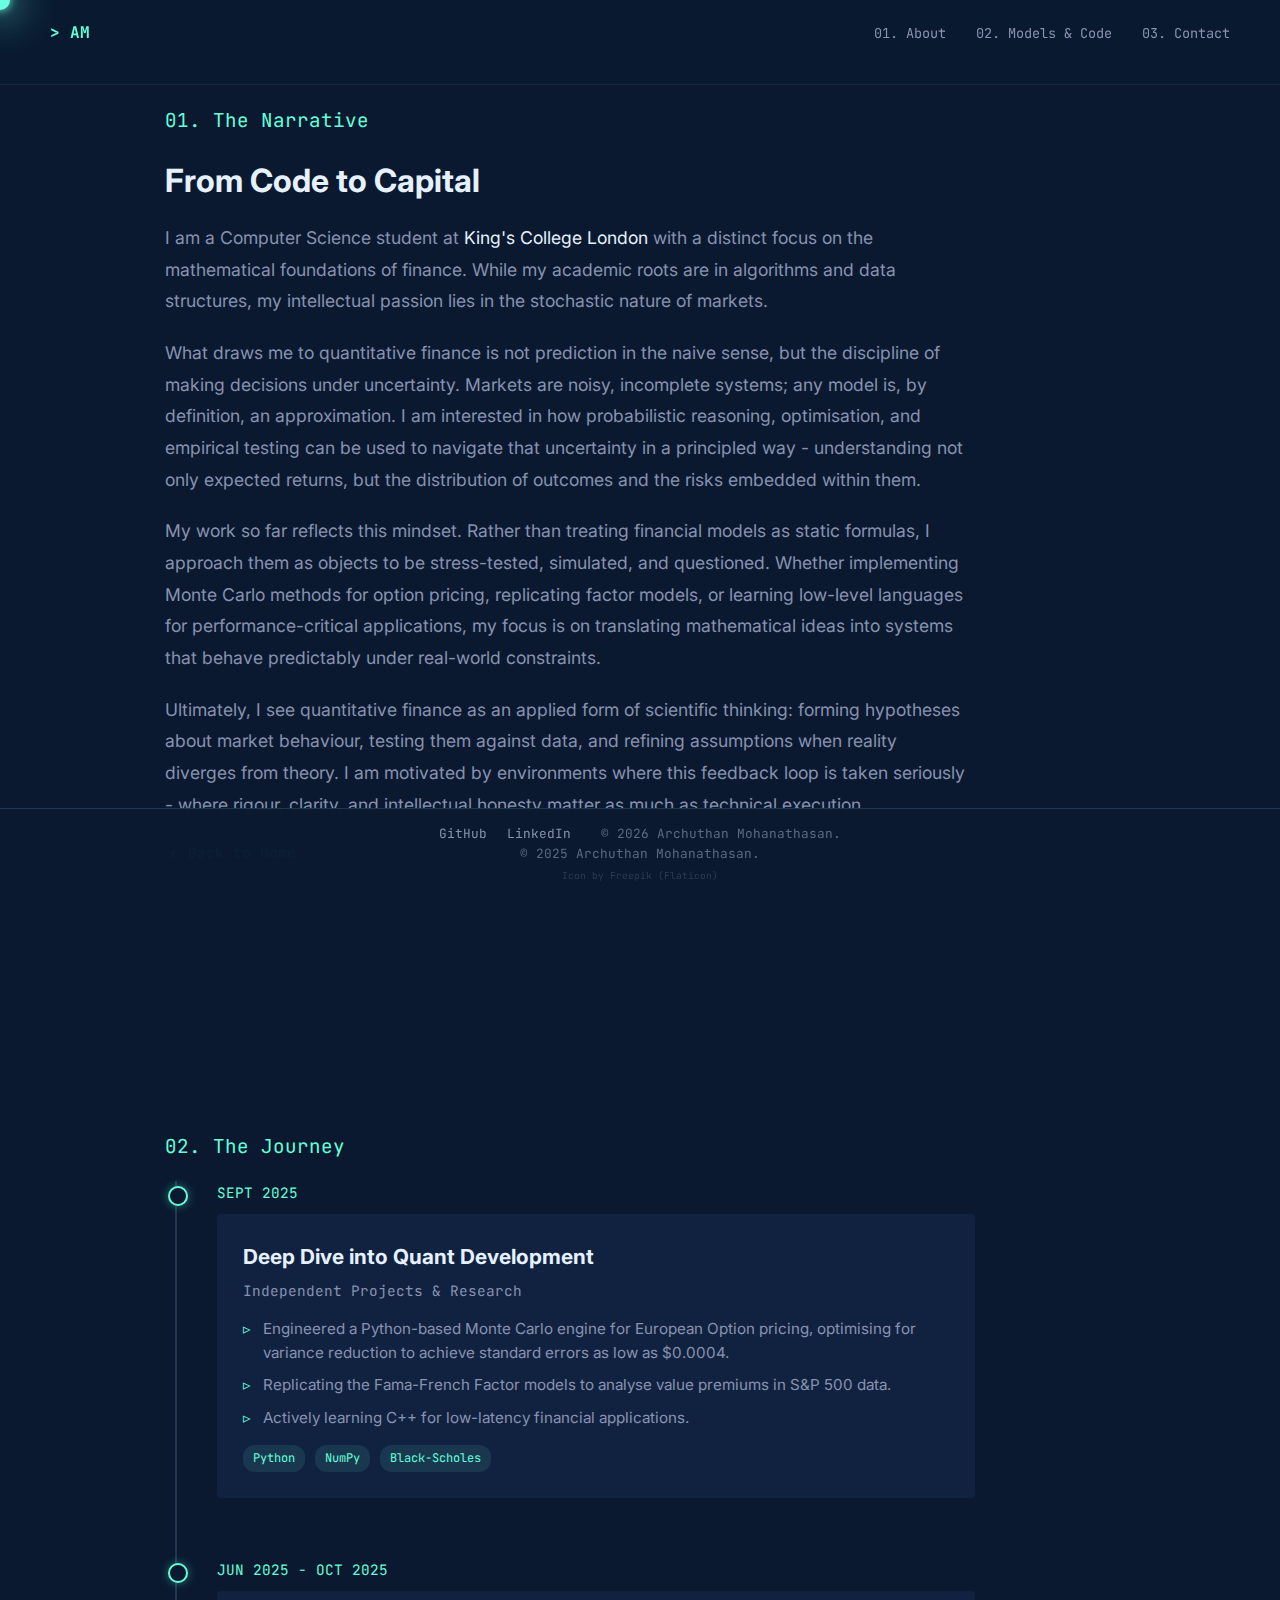
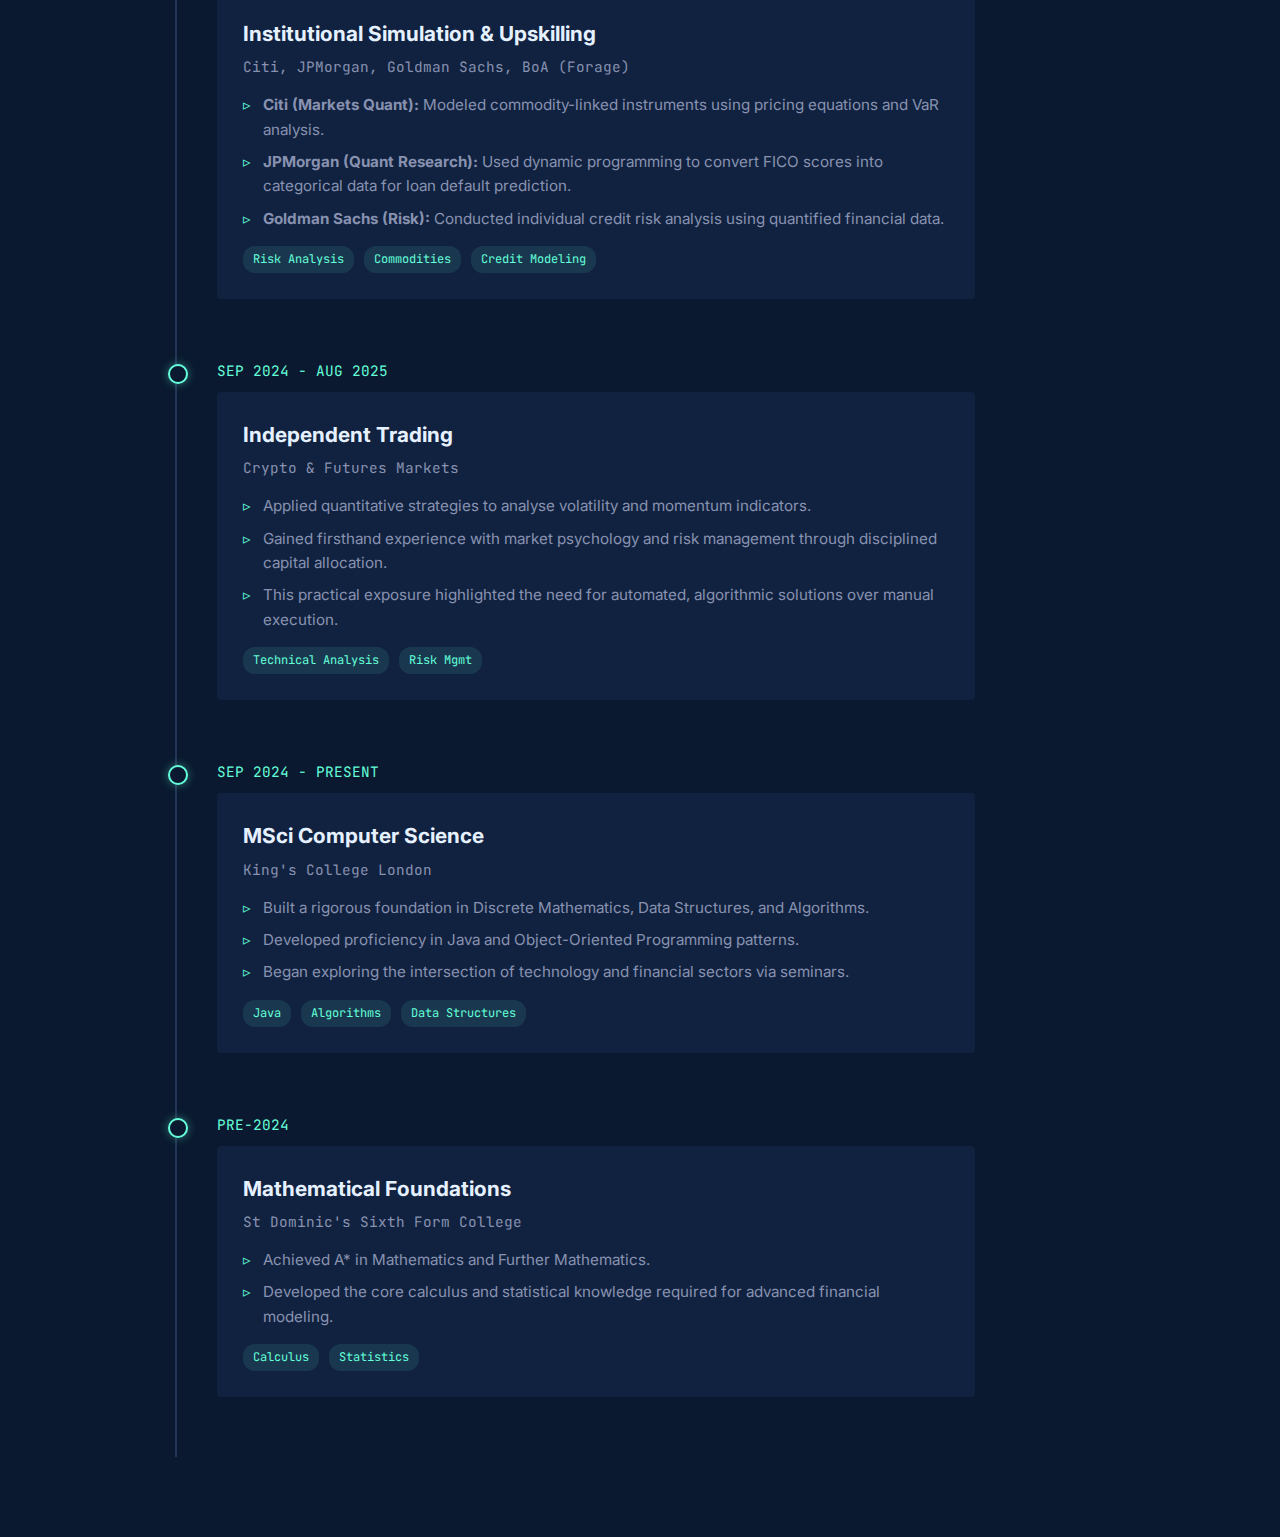
<file: bio.html>
<!DOCTYPE html>
<html lang="en">
<head>
    <meta charset="UTF-8">
    <meta name="viewport" content="width=device-width, initial-scale=1.0">
    <title>Bio | Archuthan Mohanathasan</title>
    
    <link rel="preconnect" href="https://fonts.googleapis.com">
    <link rel="preconnect" href="https://fonts.gstatic.com" crossorigin>
    <link href="https://fonts.googleapis.com/css2?family=Inter:wght@300;400;600&family=JetBrains+Mono:wght@400&display=swap" rel="stylesheet">
    <link rel="stylesheet" href="css/style.css">
</head>
<body>
    <div id="cursor"></div>
    <app-navbar></app-navbar>

    <main class="container">
        <div class="bio-layout">
        
        <section class="section-block bio-section">
            <p class="mono-accent">01. The Narrative</p>
            <h1>From Code to Capital</h1>
            
            <div class="bio-header-section">
                <p class="bio-intro-text">
                    I am a Computer Science student at <strong>King's College London</strong> with a distinct focus on the mathematical foundations of finance. While my academic roots are in algorithms and data structures, my intellectual passion lies in the stochastic nature of markets.
                </p>
                <p class="bio-intro-text">
                    What draws me to quantitative finance is not prediction in the naive sense, but the discipline of making decisions under uncertainty. Markets are noisy, incomplete systems; any model is, by definition, an approximation. I am interested in how probabilistic reasoning, optimisation, and empirical testing can be used to navigate that uncertainty in a principled way - understanding not only expected returns, but the distribution of outcomes and the risks embedded within them.
                </p>
                <p class="bio-intro-text">
                    My work so far reflects this mindset. Rather than treating financial models as static formulas, I approach them as objects to be stress-tested, simulated, and questioned. Whether implementing Monte Carlo methods for option pricing, replicating factor models, or learning low-level languages for performance-critical applications, my focus is on translating mathematical ideas into systems that behave predictably under real-world constraints.
                </p>
                <p class="bio-intro-text">
                    Ultimately, I see quantitative finance as an applied form of scientific thinking: forming hypotheses about market behaviour, testing them against data, and refining assumptions when reality diverges from theory. I am motivated by environments where this feedback loop is taken seriously - where rigour, clarity, and intellectual honesty matter as much as technical execution.
                </p>
                <a href="index.html" class="btn-link">
                    <span class="arrow">←</span> Back to Home
                </a>
            </div>
        </section>


        <section class="section-block bio-section">
            <p class="mono-accent">02. The Journey</p>
            
            <div class="timeline-container">
                
                <div class="timeline-item">
                    <span class="timeline-date">SEPT 2025</span>
                    <div class="timeline-content">
                        <h3>Deep Dive into Quant Development</h3>
                        <h4>Independent Projects & Research</h4>
                        <ul>
                            <li>Engineered a Python-based Monte Carlo engine for European Option pricing, optimising for variance reduction to achieve standard errors as low as $0.0004.</li>
                            <li>Replicating the Fama-French Factor models to analyse value premiums in S&P 500 data.</li>
                            <li>Actively learning C++ for low-latency financial applications.</li>
                        </ul>
                        <div class="tech-tag-container">
                            <span class="tech-tag">Python</span>
                            <span class="tech-tag">NumPy</span>
                            <span class="tech-tag">Black-Scholes</span>
                        </div>
                    </div>
                </div>

                <div class="timeline-item">
                    <span class="timeline-date">JUN 2025 - OCT 2025</span>
                    <div class="timeline-content">
                        <h3>Institutional Simulation & Upskilling</h3>
                        <h4>Citi, JPMorgan, Goldman Sachs, BoA (Forage)</h4>
                        <ul>
                            <li><strong>Citi (Markets Quant):</strong> Modeled commodity-linked instruments using pricing equations and VaR analysis.</li>
                            <li><strong>JPMorgan (Quant Research):</strong> Used dynamic programming to convert FICO scores into categorical data for loan default prediction.</li>
                            <li><strong>Goldman Sachs (Risk):</strong> Conducted individual credit risk analysis using quantified financial data.</li>
                        </ul>
                        <div class="tech-tag-container">
                            <span class="tech-tag">Risk Analysis</span>
                            <span class="tech-tag">Commodities</span>
                            <span class="tech-tag">Credit Modeling</span>
                        </div>
                    </div>
                </div>

                <div class="timeline-item">
                    <span class="timeline-date">SEP 2024 - AUG 2025</span>
                    <div class="timeline-content">
                        <h3>Independent Trading</h3>
                        <h4>Crypto & Futures Markets</h4>
                        <ul>
                            <li>Applied quantitative strategies to analyse volatility and momentum indicators.</li>
                            <li>Gained firsthand experience with market psychology and risk management through disciplined capital allocation.</li>
                            <li>This practical exposure highlighted the need for automated, algorithmic solutions over manual execution.</li>
                        </ul>
                        <div class="tech-tag-container">
                            <span class="tech-tag">Technical Analysis</span>
                            <span class="tech-tag">Risk Mgmt</span>
                        </div>
                    </div>
                </div>

                <div class="timeline-item">
                    <span class="timeline-date">SEP 2024 - PRESENT</span>
                    <div class="timeline-content">
                        <h3>MSci Computer Science</h3>
                        <h4>King's College London</h4>
                        <ul>
                            <li>Built a rigorous foundation in Discrete Mathematics, Data Structures, and Algorithms.</li>
                            <li>Developed proficiency in Java and Object-Oriented Programming patterns.</li>
                            <li>Began exploring the intersection of technology and financial sectors via seminars.</li>
                        </ul>
                        <div class="tech-tag-container">
                            <span class="tech-tag">Java</span>
                            <span class="tech-tag">Algorithms</span>
                            <span class="tech-tag">Data Structures</span>
                        </div>
                    </div>
                </div>

                 <div class="timeline-item">
                    <span class="timeline-date">PRE-2024</span>
                    <div class="timeline-content">
                        <h3>Mathematical Foundations</h3>
                        <h4>St Dominic's Sixth Form College</h4>
                        <ul>
                            <li>Achieved A* in Mathematics and Further Mathematics.</li>
                            <li>Developed the core calculus and statistical knowledge required for advanced financial modeling.</li>
                        </ul>
                        <div class="tech-tag-container">
                            <span class="tech-tag">Calculus</span>
                            <span class="tech-tag">Statistics</span>
                        </div>
                    </div>
                </div>

            </div>

        </section>
        </div>
    </main>

    <app-footer></app-footer>
    
    <script src="js/script.js"></script>
    <script src="js/navbar.js"></script>
    <script src="js/footer.js"></script>
</body>
</html>
</file>
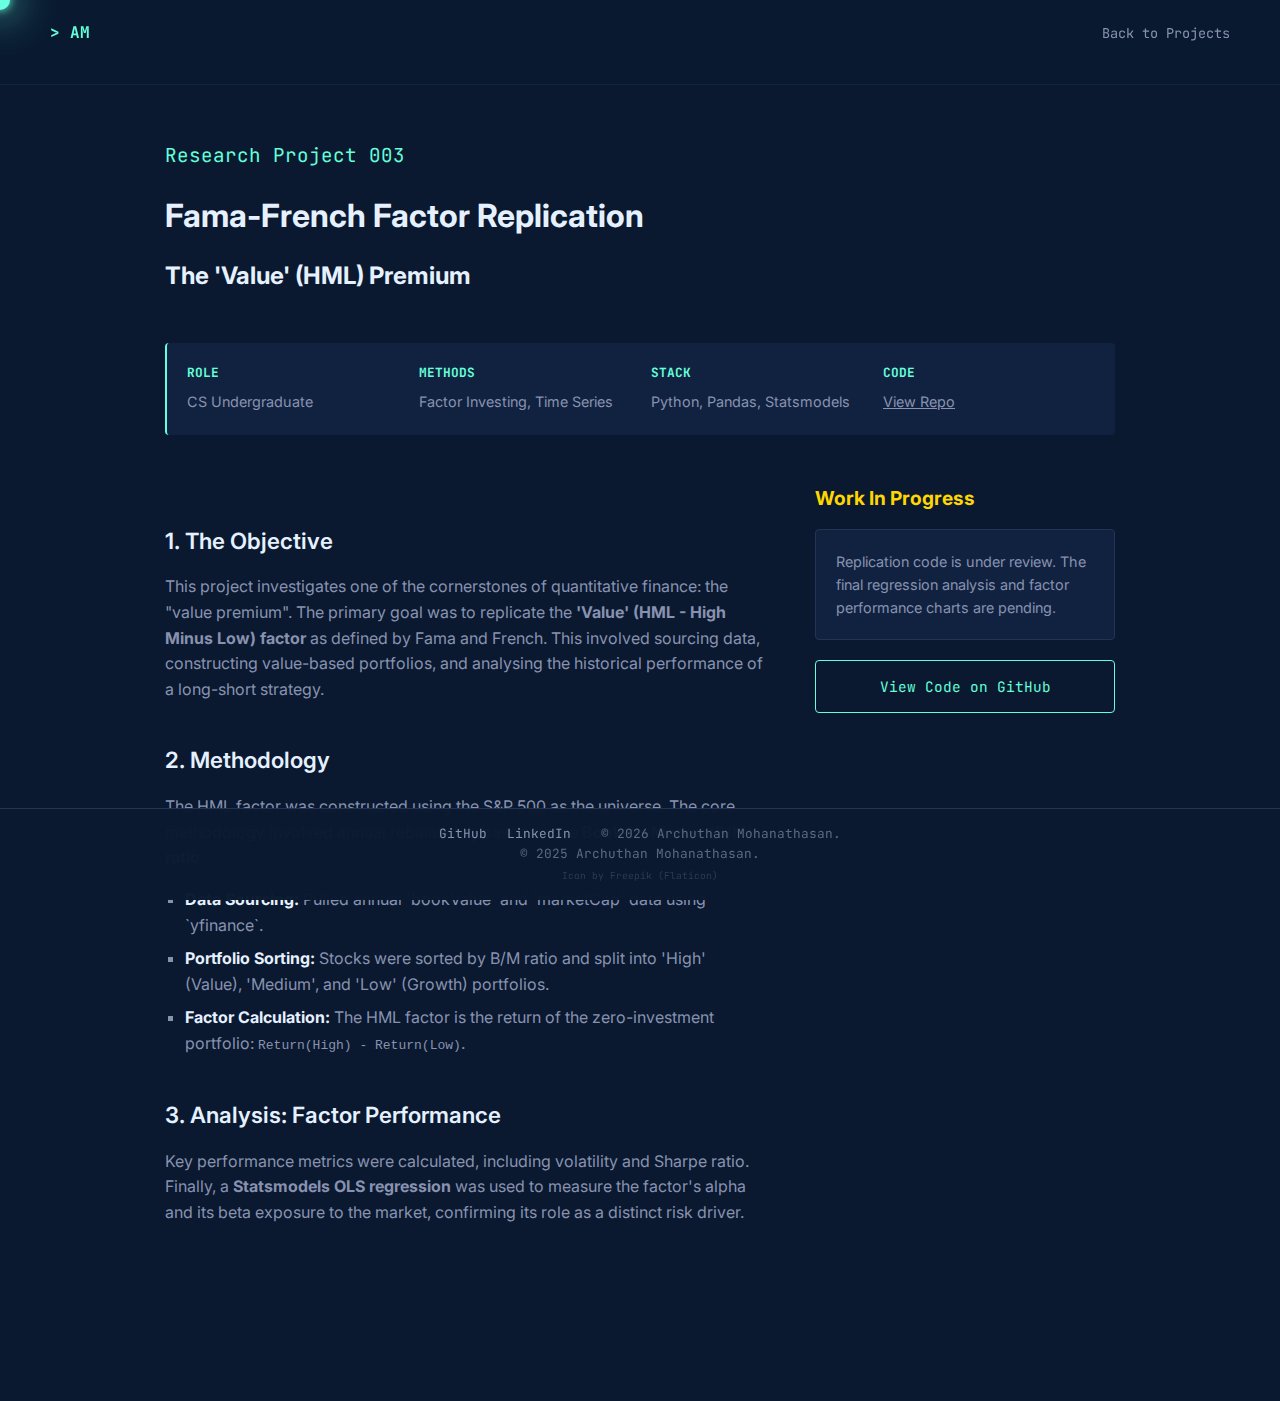
<file: projects/fama-french.html>
<!DOCTYPE html>
<html lang="en">
<head>
    <meta charset="UTF-8">
    <meta name="viewport" content="width=device-width, initial-scale=1.0">
    <title>Fama-French Replication | Archuthan Mohanathasan</title>
    
    <link rel="preconnect" href="https://fonts.googleapis.com">
    <link rel="preconnect" href="https://fonts.gstatic.com" crossorigin>
    <link href="https://fonts.googleapis.com/css2?family=Inter:wght@300;400;600&family=JetBrains+Mono:wght@400&display=swap" rel="stylesheet">
    
    <link rel="stylesheet" href="../css/style.css">
    
    <style>
        /* 1. Ensure body allows scrolling and has space for fixed footer */
        body {
            overflow-y: auto; /* Force vertical scroll */
            padding-bottom: 100px; /* Space for the fixed footer so it doesn't cover text */
        }

        /* 2. Adjust Section for long content */
        section { 
            justify-content: flex-start; 
            padding-top: 120px; 
            min-height: auto; /* Let it grow naturally */
            margin-bottom: 60px; /* Extra breathing room at bottom */
        }
        
        /* ... existing project-specific styles ... */
        .project-meta {
            display: grid;
            grid-template-columns: repeat(auto-fit, minmax(150px, 1fr));
            gap: 20px;
            margin: 3rem 0;
            padding: 20px;
            background: var(--card);
            border-left: 2px solid var(--accent);
            border-radius: 4px;
        }
        
        .meta-item strong { display: block; font-family: var(--font-code); color: var(--accent); font-size: 0.8rem; margin-bottom: 5px; }
        .meta-item span { color: var(--text-dim); font-size: 0.9rem; }
        
        .project-content { display: grid; grid-template-columns: 2fr 1fr; gap: 50px; }
        
        .text-block h2 { color: var(--text-bright); margin-top: 2.5rem; font-size: 1.4rem; font-weight: 600; }
        .text-block h3 { color: var(--text-bright); margin-top: 1.5rem; font-size: 1.1rem; }
        .text-block p { margin-bottom: 1rem; color: var(--text-dim); }
        .text-block ul { margin-left: 20px; margin-bottom: 1rem; list-style-type: square; color: var(--text-dim); }
        .text-block li { margin-bottom: 0.5rem; }
        .text-block li strong { color: var(--text-bright); }
        
        .pdf-container { width: 100%; height: 500px; background: #1e1e1e; border: 1px solid #233554; border-radius: 4px; }
        
        @media(max-width: 768px) { .project-content { grid-template-columns: 1fr; } }
    </style>
</head>
<body>
    <div id="cursor"></div>
    <app-navbar prefix="../" is-project></app-navbar>

    <main class="container">
        <section>
            <p class="mono-accent">Research Project 003</p>
            <h1>Fama-French Factor Replication</h1>
            <h2 class="faded" style="font-size: 1.5rem;">The 'Value' (HML) Premium</h2>

            <div class="project-meta">
                <div class="meta-item"><strong>ROLE</strong><span>CS Undergraduate</span></div>
                <div class="meta-item"><strong>METHODS</strong><span>Factor Investing, Time Series</span></div>
                <div class="meta-item"><strong>STACK</strong><span>Python, Pandas, Statsmodels</span></div>
                <div class="meta-item"><strong>CODE</strong><span><a target="_blank" style="text-decoration: underline;">View Repo</a></span></div>
            </div>

            <div class="project-content">
                <div class="text-block">
                    <h2>1. The Objective</h2>
                    <p>
                        This project investigates one of the cornerstones of quantitative finance: the "value premium". The primary goal was to replicate the <strong>'Value' (HML - High Minus Low) factor</strong> as defined by Fama and French. This involved sourcing data, constructing value-based portfolios, and analysing the historical performance of a long-short strategy.
                    </p>

                    <h2>2. Methodology</h2>
                    <p>
                        The HML factor was constructed using the S&P 500 as the universe. The core methodology involved annual rebalancing based on the <strong>Book-to-Market (B/M) ratio</strong>.
                    </p>
                    <ul>
                        <li><strong>Data Sourcing:</strong> Pulled annual 'bookValue' and 'marketCap' data using `yfinance`.</li>
                        <li><strong>Portfolio Sorting:</strong> Stocks were sorted by B/M ratio and split into 'High' (Value), 'Medium', and 'Low' (Growth) portfolios.</li>
                        <li><strong>Factor Calculation:</strong> The HML factor is the return of the zero-investment portfolio: <code>Return(High) - Return(Low)</code>.</li>
                    </ul>

                    <h2>3. Analysis: Factor Performance</h2>
                    <p>
                        Key performance metrics were calculated, including volatility and Sharpe ratio. Finally, a <strong>Statsmodels OLS regression</strong> was used to measure the factor's alpha and its beta exposure to the market, confirming its role as a distinct risk driver.
                    </p>
                </div>

                <div class="sidebar">
                    <h2 style="font-size: 1.2rem; margin-bottom: 1rem; color: #ffd700;">Work In Progress</h2>
                    
                    <div style="background: var(--card); padding: 20px; border-radius: 4px; border: 1px solid #233554;">
                        <p style="color: var(--text-dim); font-size: 0.9rem; margin: 0;">
                            Replication code is under review. The final regression analysis and factor performance charts are pending.
                        </p>
                    </div>

                    <a target="_blank" class="btn" style="width: 100%; text-align: center; margin-top: 20px;">
                        View Code on GitHub
                    </a>

                </div>
            </div>
        </section>
    </main>


    <app-footer prefix="../"></app-footer>

    <script src="../js/script.js"></script>
    <script src="../js/navbar.js" defer></script>
    <script src="../js/footer.js" defer></script>
</body>
</html>
</file>
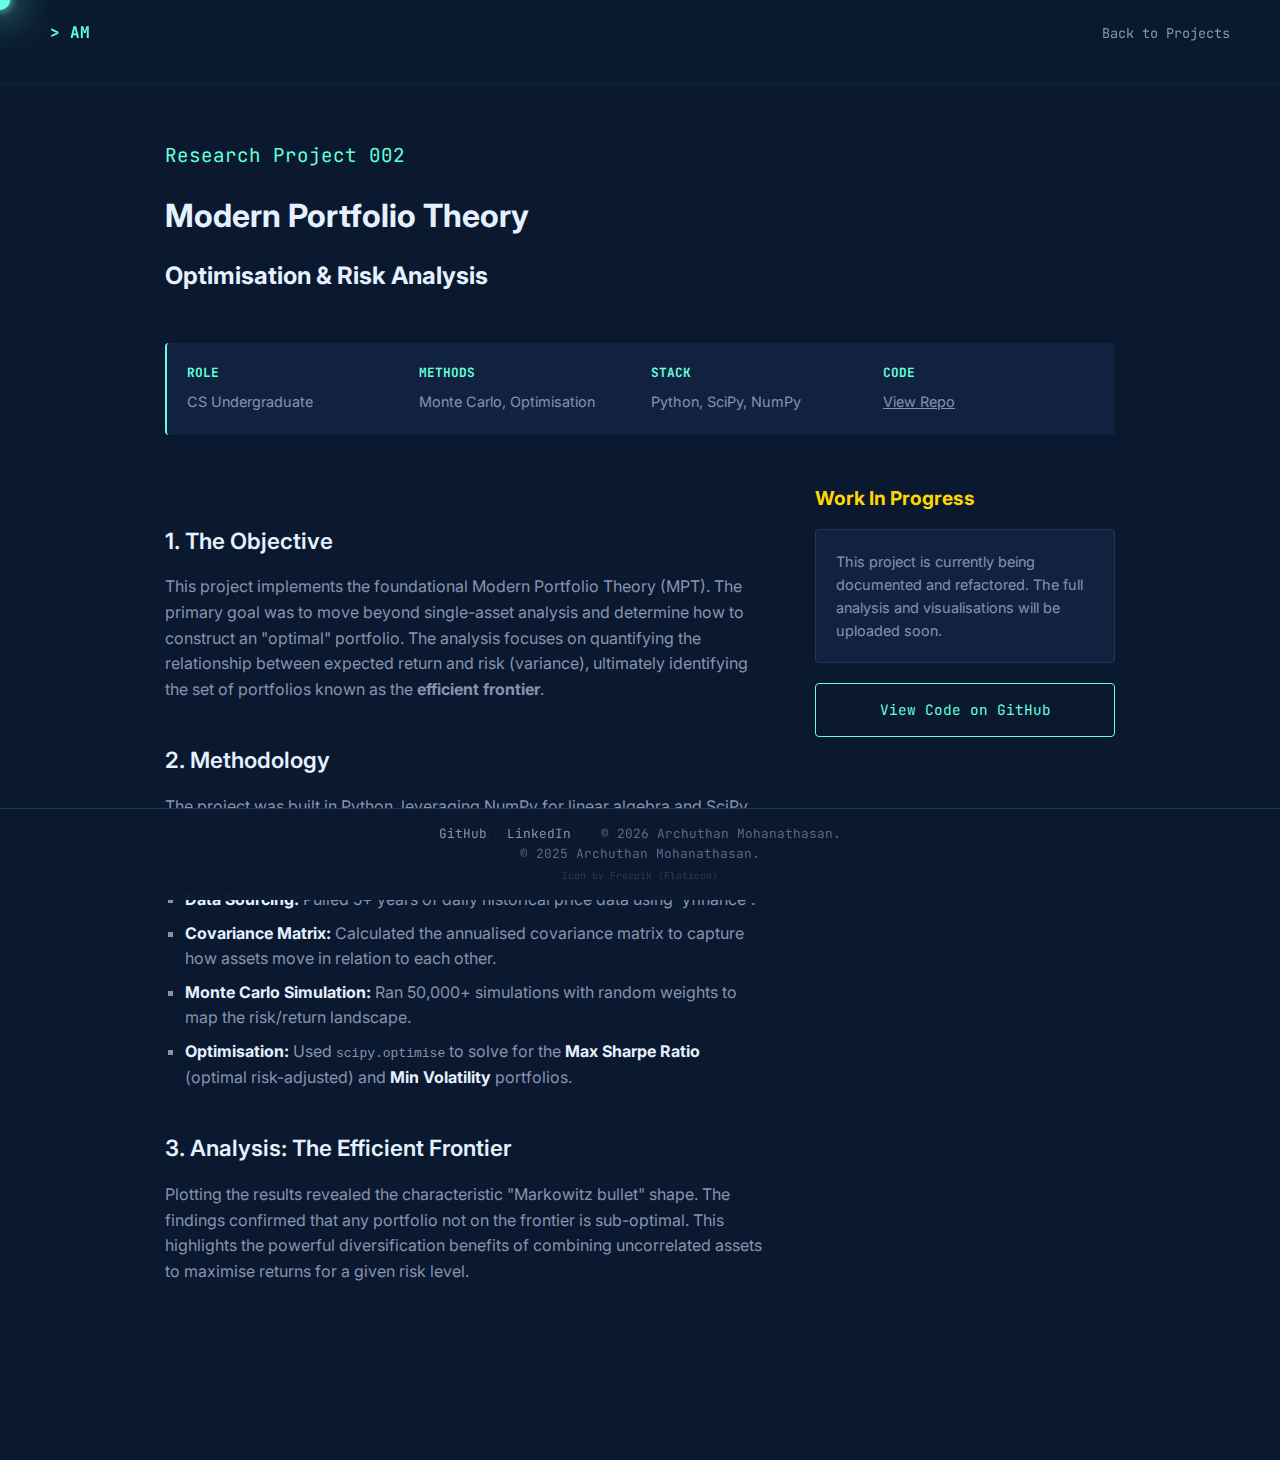
<file: projects/mpt-optimisation.html>
<!DOCTYPE html>
<html lang="en">
<head>
    <meta charset="UTF-8">
    <meta name="viewport" content="width=device-width, initial-scale=1.0">
    <title>MPT Optimisation | Archuthan Mohanathasan</title>
    
    <link rel="preconnect" href="https://fonts.googleapis.com">
    <link rel="preconnect" href="https://fonts.gstatic.com" crossorigin>
    <link href="https://fonts.googleapis.com/css2?family=Inter:wght@300;400;600&family=JetBrains+Mono:wght@400&display=swap" rel="stylesheet">
    
    <link rel="stylesheet" href="../css/style.css">
    
    <style>
        /* 1. Ensure body allows scrolling and has space for fixed footer */
        body {
            overflow-y: auto; /* Force vertical scroll */
            padding-bottom: 100px; /* Space for the fixed footer so it doesn't cover text */
        }

        /* 2. Adjust Section for long content */
        section { 
            justify-content: flex-start; 
            padding-top: 120px; 
            min-height: auto; /* Let it grow naturally */
            margin-bottom: 60px; /* Extra breathing room at bottom */
        }
        
        /* ... existing project-specific styles ... */
        .project-meta {
            display: grid;
            grid-template-columns: repeat(auto-fit, minmax(150px, 1fr));
            gap: 20px;
            margin: 3rem 0;
            padding: 20px;
            background: var(--card);
            border-left: 2px solid var(--accent);
            border-radius: 4px;
        }
        
        .meta-item strong { display: block; font-family: var(--font-code); color: var(--accent); font-size: 0.8rem; margin-bottom: 5px; }
        .meta-item span { color: var(--text-dim); font-size: 0.9rem; }
        
        .project-content { display: grid; grid-template-columns: 2fr 1fr; gap: 50px; }
        
        .text-block h2 { color: var(--text-bright); margin-top: 2.5rem; font-size: 1.4rem; font-weight: 600; }
        .text-block h3 { color: var(--text-bright); margin-top: 1.5rem; font-size: 1.1rem; }
        .text-block p { margin-bottom: 1rem; color: var(--text-dim); }
        .text-block ul { margin-left: 20px; margin-bottom: 1rem; list-style-type: square; color: var(--text-dim); }
        .text-block li { margin-bottom: 0.5rem; }
        .text-block li strong { color: var(--text-bright); }
        
        .pdf-container { width: 100%; height: 500px; background: #1e1e1e; border: 1px solid #233554; border-radius: 4px; }
        
        @media(max-width: 768px) { .project-content { grid-template-columns: 1fr; } }
    </style>
</head>
<body>
    <div id="cursor"></div>
    <app-navbar prefix="../" is-project></app-navbar>

    <main class="container">
        <section>
            <p class="mono-accent">Research Project 002</p>
            <h1>Modern Portfolio Theory</h1>
            <h2 class="faded" style="font-size: 1.5rem;">Optimisation & Risk Analysis</h2>

            <div class="project-meta">
                <div class="meta-item"><strong>ROLE</strong><span>CS Undergraduate</span></div>
                <div class="meta-item"><strong>METHODS</strong><span>Monte Carlo, Optimisation</span></div>
                <div class="meta-item"><strong>STACK</strong><span>Python, SciPy, NumPy</span></div>
                <div class="meta-item"><strong>CODE</strong><span><a target="_blank" style="text-decoration: underline;">View Repo</a></span></div>
            </div>

            <div class="project-content">
                <div class="text-block">
                    <h2>1. The Objective</h2>
                    <p>
                        This project implements the foundational Modern Portfolio Theory (MPT). The primary goal was to move beyond single-asset analysis and determine how to construct an "optimal" portfolio. The analysis focuses on quantifying the relationship between expected return and risk (variance), ultimately identifying the set of portfolios known as the <strong>efficient frontier</strong>.
                    </p>

                    <h2>2. Methodology</h2>
                    <p>
                        The project was built in Python, leveraging NumPy for linear algebra and SciPy for numerical optimisation. The methodology involved several steps using a basket of S&P 500 stocks:
                    </p>
                    <ul>
                        <li><strong>Data Sourcing:</strong> Pulled 5+ years of daily historical price data using `yfinance`.</li>
                        <li><strong>Covariance Matrix:</strong> Calculated the annualised covariance matrix to capture how assets move in relation to each other.</li>
                        <li><strong>Monte Carlo Simulation:</strong> Ran 50,000+ simulations with random weights to map the risk/return landscape.</li>
                        <li><strong>Optimisation:</strong> Used <code>scipy.optimise</code> to solve for the <strong>Max Sharpe Ratio</strong> (optimal risk-adjusted) and <strong>Min Volatility</strong> portfolios.</li>
                    </ul>

                    <h2>3. Analysis: The Efficient Frontier</h2>
                    <p>
                        Plotting the results revealed the characteristic "Markowitz bullet" shape. The findings confirmed that any portfolio not on the frontier is sub-optimal. This highlights the powerful diversification benefits of combining uncorrelated assets to maximise returns for a given risk level.
                    </p>
                </div>

                <div class="sidebar">
                    <h2 style="font-size: 1.2rem; margin-bottom: 1rem; color: #ffd700;">Work In Progress</h2>
                    
                    <div style="background: var(--card); padding: 20px; border-radius: 4px; border: 1px solid #233554;">
                        <p style="color: var(--text-dim); font-size: 0.9rem; margin: 0;">
                            This project is currently being documented and refactored. The full analysis and visualisations will be uploaded soon.
                        </p>
                    </div>
                
                    <a target="_blank" class="btn" style="width: 100%; text-align: center; margin-top: 20px;">
                        View Code on GitHub
                    </a>
                </div>
            </div>
        </section>
    </main>

    <app-footer prefix="../"></app-footer>

    <script src="../js/script.js"></script>
    <script src="../js/navbar.js" defer></script>
    <script src="../js/footer.js" defer></script>
</body>
</html>
</file>
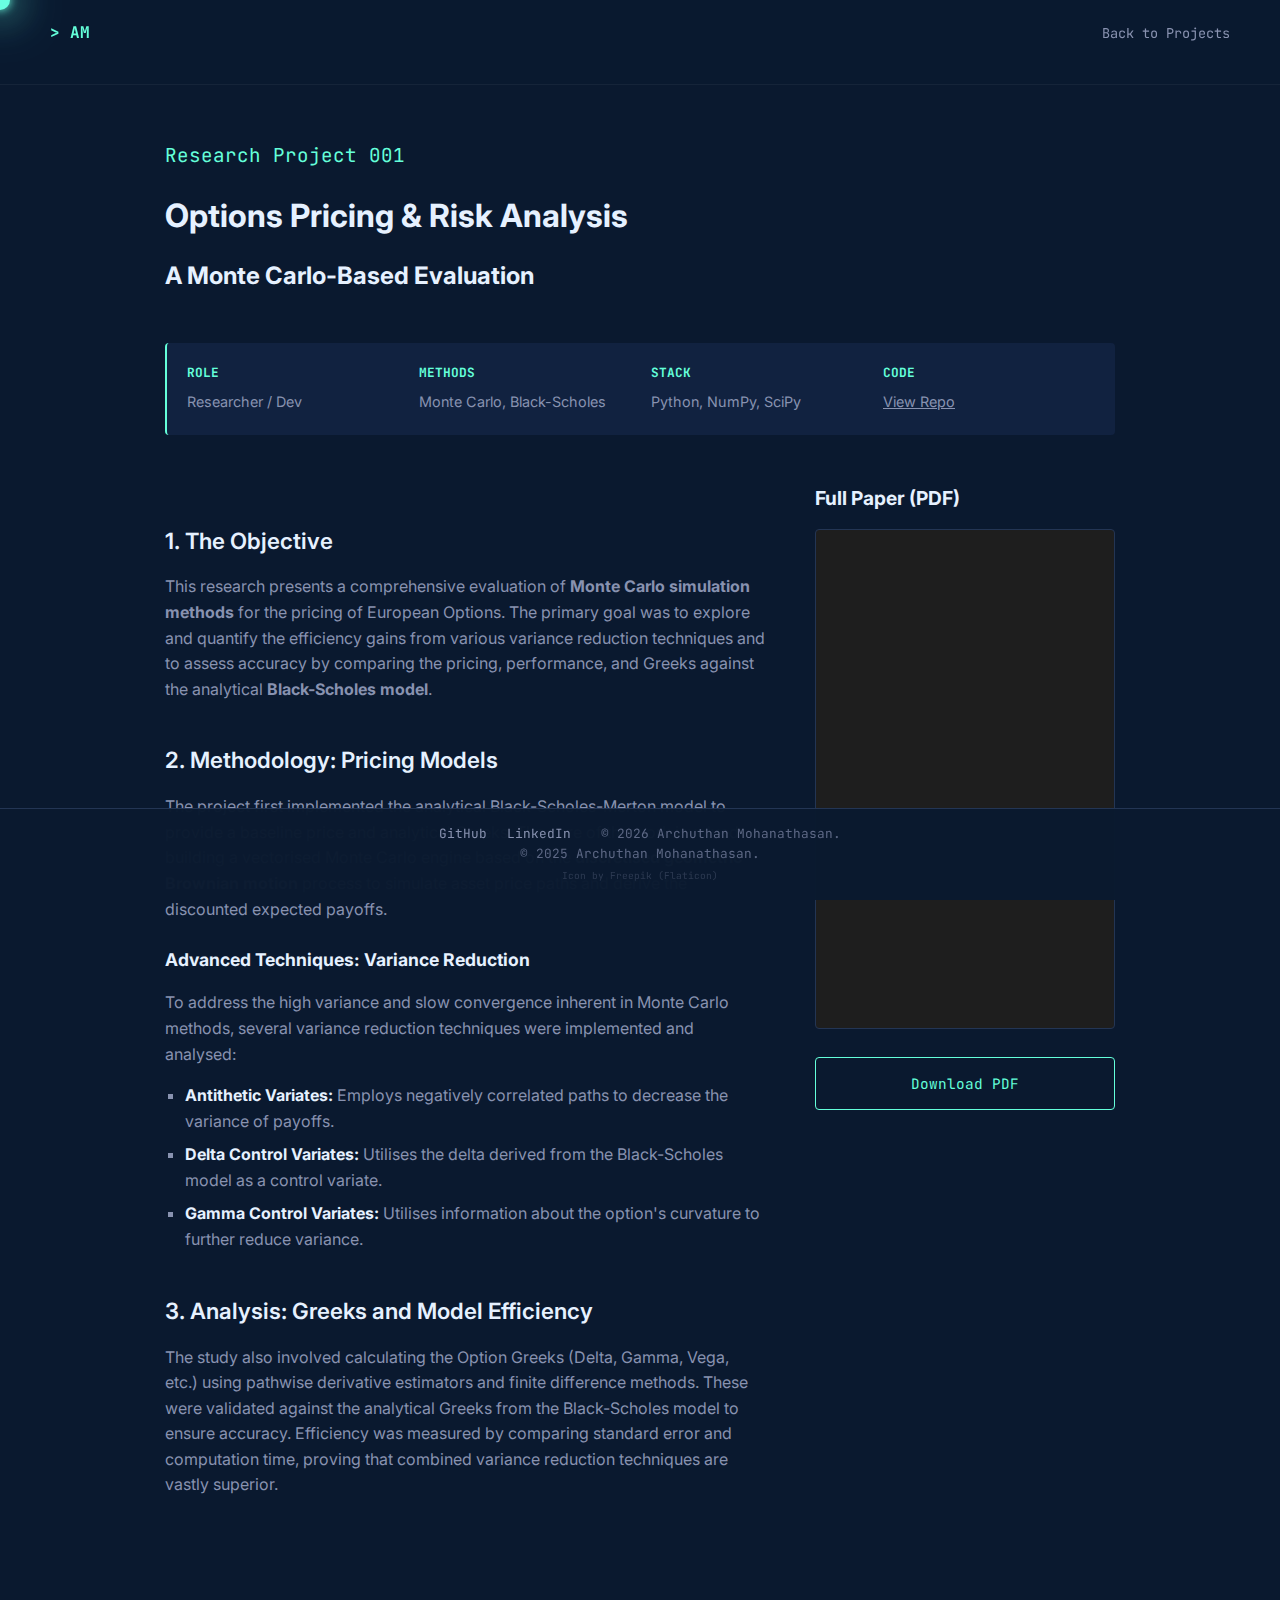
<file: projects/options-pricing.html>
<!DOCTYPE html>
<html lang="en">
<head>
    <meta charset="UTF-8">
    <meta name="viewport" content="width=device-width, initial-scale=1.0">
    <title>Options Pricing Research | Archuthan Mohanathasan</title>
    
    <link rel="preconnect" href="https://fonts.googleapis.com">
    <link rel="preconnect" href="https://fonts.gstatic.com" crossorigin>
    <link href="https://fonts.googleapis.com/css2?family=Inter:wght@300;400;600&family=JetBrains+Mono:wght@400&display=swap" rel="stylesheet">
    
    <link rel="stylesheet" href="../css/style.css">
    
    <style>
        /* 1. Ensure body allows scrolling and has space for fixed footer */
        body {
            overflow-y: auto; /* Force vertical scroll */
            padding-bottom: 100px; /* Space for the fixed footer so it doesn't cover text */
        }

        /* 2. Adjust Section for long content */
        section { 
            justify-content: flex-start; 
            padding-top: 120px; 
            min-height: auto; /* Let it grow naturally */
            margin-bottom: 60px; /* Extra breathing room at bottom */
        }
        
        /* ... existing project-specific styles ... */
        .project-meta {
            display: grid;
            grid-template-columns: repeat(auto-fit, minmax(150px, 1fr));
            gap: 20px;
            margin: 3rem 0;
            padding: 20px;
            background: var(--card);
            border-left: 2px solid var(--accent);
            border-radius: 4px;
        }
        
        .meta-item strong { display: block; font-family: var(--font-code); color: var(--accent); font-size: 0.8rem; margin-bottom: 5px; }
        .meta-item span { color: var(--text-dim); font-size: 0.9rem; }
        
        .project-content { display: grid; grid-template-columns: 2fr 1fr; gap: 50px; }
        
        .text-block h2 { color: var(--text-bright); margin-top: 2.5rem; font-size: 1.4rem; font-weight: 600; }
        .text-block h3 { color: var(--text-bright); margin-top: 1.5rem; font-size: 1.1rem; }
        .text-block p { margin-bottom: 1rem; color: var(--text-dim); }
        .text-block ul { margin-left: 20px; margin-bottom: 1rem; list-style-type: square; color: var(--text-dim); }
        .text-block li { margin-bottom: 0.5rem; }
        .text-block li strong { color: var(--text-bright); }
        
        .pdf-container { width: 100%; height: 500px; background: #1e1e1e; border: 1px solid #233554; border-radius: 4px; }
        
        @media(max-width: 768px) { .project-content { grid-template-columns: 1fr; } }
    </style>
</head>
<body>
    <div id="cursor"></div>
    <app-navbar prefix="../" is-project></app-navbar>    

    <main class="container">
        <section>
            <p class="mono-accent">Research Project 001</p>
            <h1>Options Pricing & Risk Analysis</h1>
            <h2 class="faded" style="font-size: 1.5rem;">A Monte Carlo-Based Evaluation</h2>

            <div class="project-meta">
                <div class="meta-item"><strong>ROLE</strong><span>Researcher / Dev</span></div>
                <div class="meta-item"><strong>METHODS</strong><span>Monte Carlo, Black-Scholes</span></div>
                <div class="meta-item"><strong>STACK</strong><span>Python, NumPy, SciPy</span></div>
                <div class="meta-item"><strong>CODE</strong><span><a href="https://github.com/archuthanm/options-pricing-risk-analysis" target="_blank" style="text-decoration: underline;">View Repo</a></span></div>
            </div>

            <div class="project-content">
                <div class="text-block">
                    <h2>1. The Objective</h2>
                    <p>
                        This research presents a comprehensive evaluation of <strong>Monte Carlo simulation methods</strong> for the pricing of European Options. The primary goal was to explore and quantify the efficiency gains from various variance reduction techniques and to assess accuracy by comparing the pricing, performance, and Greeks against the analytical <strong>Black-Scholes model</strong>.
                    </p>
        
                    <h2>2. Methodology: Pricing Models</h2>
                    <p>
                        The project first implemented the analytical Black-Scholes-Merton model to provide a baseline price and analytical Greeks. The core of the work involved building a vectorised Monte Carlo engine based on the <strong>discretised geometric Brownian motion</strong> process to simulate asset price paths and derive the discounted expected payoffs.
                    </p>
                    
                    <h3>Advanced Techniques: Variance Reduction</h3>
                    <p>
                        To address the high variance and slow convergence inherent in Monte Carlo methods, several variance reduction techniques were implemented and analysed:
                    </p>
                    <ul>
                        <li><strong>Antithetic Variates:</strong> Employs negatively correlated paths to decrease the variance of payoffs.</li>
                        <li><strong>Delta Control Variates:</strong> Utilises the delta derived from the Black-Scholes model as a control variate.</li>
                        <li><strong>Gamma Control Variates:</strong> Utilises information about the option's curvature to further reduce variance.</li>
                    </ul>
        
                    <h2>3. Analysis: Greeks and Model Efficiency</h2>
                    <p>
                        The study also involved calculating the Option Greeks (Delta, Gamma, Vega, etc.) using pathwise derivative estimators and finite difference methods. These were validated against the analytical Greeks from the Black-Scholes model to ensure accuracy. Efficiency was measured by comparing standard error and computation time, proving that combined variance reduction techniques are vastly superior.
                    </p>
                </div>

                <div class="sidebar">
                    <h2 style="font-size: 1.2rem; margin-bottom: 1rem;">Full Paper (PDF)</h2>
                    
                    <iframe src="../assets/documents/Options Pricing and Risk Analysis Project.pdf" class="pdf-container">
                        <p>Your browser does not support PDFs.</p>
                    </iframe>

                    <a href="../assets/documents/Options Pricing and Risk Analysis Project.pdf" target="_blank" class="btn" style="width: 100%; text-align: center; margin-top: 20px;">
                        Download PDF
                    </a>
                </div>
            </div>
        </section>
    </main>

    <app-footer prefix="../"></app-footer>

    <script src="../js/script.js"></script>
    <script src="../js/navbar.js" defer></script>
    <script src="../js/footer.js" defer></script>
</body>
</html>
</file>
<file: css/style.css>
/* --- VARIABLES: The "Quant" Palette --- */
:root {
    --bg: #0a192f;        /* Deep Navy */
    --card: #112240;      /* Lighter Navy */
    --text-bright: #e6f1ff; /* Off-white */
    --text-dim: #8892b0;    /* Slate Grey */
    --accent: #64ffda;      /* Electric Teal/Cyan */
    --font-main: 'Inter', sans-serif;
    --font-code: 'JetBrains Mono', monospace;
    --nav-height: 85px;
}

/* --- RESET & BASICS --- */
* { margin: 0; padding: 0; box-sizing: border-box; }

html {
    scroll-behavior: smooth;
    scroll-snap-type: y mandatory;
}

body {
    background-color: var(--bg);
    color: var(--text-dim);
    font-family: var(--font-main);
    line-height: 1.6;
    overflow-x: hidden;
    padding-bottom: 0; 
}

/* --- UTILITIES --- */
.accent { color: var(--accent); } 

.container {
    max-width: 1000px;
    width: 100%;
    padding: 0 25px;
    margin: auto; 
}

/* --- SECTIONS (FIXED) --- */

/* 1. Base setup for all sections */
 .hero-section, .section-block {
    width: 100%;
    position: relative;
    display: flex;          
    flex-direction: column;
    scroll-snap-align: start;
}

/* 2. HERO: Vertically CENTERED & Full Height */
.hero-section {
    min-height: 100vh;
    justify-content: flex-start;
    padding-top: var(--nav-height);
}

/* 3. STANDARD SECTIONS: Top Aligned & Full Height */
 .section-block {
    min-height: 100vh;
    justify-content: flex-start;
    padding-top: var(--nav-height);
    padding-bottom: 80px;
    scroll-snap-stop: always;
}

.section-header {
    display: flex;
    align-items: center;
    font-family: var(--font-code);
    font-size: 1.5rem;
    color: var(--text-bright);
    margin-bottom: 40px;
    white-space: nowrap;
}
.section-header::after {
    content: "";
    display: block;
    width: 100%;
    max-width: 300px;
    height: 1px;
    background: #233554;
    margin-left: 20px;
}

/* --- TYPOGRAPHY --- */
h1, h2, h3, h4, h5 { color: var(--text-bright); margin-bottom: 1rem; }
a { text-decoration: none; color: inherit; transition: 0.3s; }

.mono-accent { 
    font-family: var(--font-code); 
    color: var(--accent); 
    font-size: 1.2rem; 
    margin-bottom: 1.2rem;
    display: block;
    padding-top: 20px
}

/* --- NAVBAR --- */
.navbar {
    display: flex;
    justify-content: space-between;
    padding: 20px 50px;
    position: fixed;
    width: 100%;
    top: 0;
    background: rgba(10, 25, 47, 0.95);
    backdrop-filter: blur(10px);
    z-index: 1000; 
    border-bottom: 1px solid rgba(255,255,255,0.05);
    height: var(--nav-height);
}
.logo { font-family: var(--font-code); font-weight: 700; color: var(--accent); }
.nav-links { display: flex; list-style: none; gap: 30px; }
.nav-links a { font-family: var(--font-code); font-size: 0.85rem; }
.nav-links a:hover { color: var(--accent); }

/* --- HERO SPECIFIC --- */
.hero-content {
    max-width: 800px;
    margin: 0 auto;
    padding-bottom: 10vh; 
}
.hero-title {
    font-size: 4rem;
    font-weight: 600;
    line-height: 1.1;
    color: var(--text-bright);
    margin-bottom: 10px;
}
.hero-subtitle {
    font-size: 2.5rem;
    font-weight: 600;
    color: var(--text-dim);
    margin-bottom: 30px;
    line-height: 1.2;
    min-height: 3.6rem;
}
.hero-cta {
    margin-top: 30px;
}
.bio-text {
    margin-bottom: 0;
}
.btn {
    border: 1px solid var(--accent);
    color: var(--accent);
    padding: 14px 28px;
    border-radius: 4px;
    font-family: var(--font-code);
    font-size: 0.9rem;
    display: inline-block;
    cursor: pointer;
    background: transparent; 
}
.btn:hover { background: rgba(100, 255, 218, 0.1); }

/* --- COMPACT ABOUT SECTION (CLEANED) --- */

.small-subtitle {
    font-size: 1.8rem;
    min-height: 2.5rem;
    margin-bottom: 30px;
}

/* Inherit padding from .section-block to fix alignment */
.compact-about {
    padding-bottom: 60px;
}

.about-split-layout {
    display: grid;
    grid-template-columns: 1.2fr 1fr;
    gap: 50px;
    margin-bottom: 40px;
    align-items: start;
}

.about-narrative p {
    font-size: 1rem;
    color: var(--text-dim);
    line-height: 1.6;
    margin-bottom: 15px;
}

.skills-compact-panel {
    background: var(--card);
    padding: 20px;
    border-radius: 4px;
    border: 1px solid #233554;
    box-shadow: 0 10px 30px -15px rgba(2,12,27,0.7);
}

.skills-header-small {
    font-family: var(--font-code);
    color: var(--text-bright);
    font-size: 0.9rem;
    margin-bottom: 15px;
    border-bottom: 1px solid #233554;
    padding-bottom: 8px;
    display: block;
}

.skills-mini-grid {
    display: grid;
    grid-template-columns: repeat(3, 1fr); 
    gap: 15px;
}

.skill-title {
    display: block;
    color: var(--accent);
    font-family: var(--font-code);
    font-size: 0.75rem;
    margin-bottom: 8px;
    text-transform: uppercase;
    letter-spacing: 1px;
}

.skills-mini-grid ul { list-style: none; padding: 0; }
.skills-mini-grid li {
    font-family: var(--font-code);
    font-size: 0.75rem;
    color: var(--text-dim);
    margin-bottom: 4px;
    white-space: nowrap; 
}
.skills-mini-grid li::before {
    content: "▹ ";
    color: var(--accent);
}

.focus-row { margin-top: 20px; }

.focus-grid-compact {
    display: grid;
    grid-template-columns: repeat(3, 1fr);
    gap: 20px;
}

.focus-card {
    background: rgba(17, 34, 64, 0.3);
    padding: 20px;
    border-radius: 4px;
    border-left: 2px solid var(--accent);
    transition: transform 0.2s, background 0.2s;
}

.focus-card:hover {
    transform: translateY(-3px);
    background: var(--card);
}

.focus-header {
    display: flex;
    align-items: center;
    gap: 10px;
    margin-bottom: 10px;
}

.focus-number {
    font-family: var(--font-code);
    color: var(--accent);
    font-size: 0.85rem;
}

.focus-card h5 {
    font-size: 0.95rem;
    color: var(--text-bright);
    margin: 0;
    line-height: 1.3;
}

.focus-card p {
    font-size: 0.85rem;
    color: var(--text-dim);
    margin: 0;
    line-height: 1.5;
}


/* --- PROJECTS GRID --- */
.project-cards {
    display: grid;
    grid-template-columns: repeat(auto-fill, minmax(300px, 1fr));
    gap: 20px;
}
.card {
    background-color: var(--card);
    padding: 2rem;
    border-radius: 4px;
    transition: transform 0.2s;
    cursor: default;
    height: 100%;
    display: flex;
    flex-direction: column;
}
.card:hover { transform: translateY(-7px); }

.card-top {
    display: flex;
    justify-content: space-between;
    margin-bottom: 25px;
    color: var(--accent);
    font-size: 2rem; 
}
.card-top .links a { 
    font-family: var(--font-code); 
    font-size: 0.8rem; 
    margin-left: 10px; 
    color: var(--text-dim);
}
.card-top .links a:hover { color: var(--accent); }
.card a h4 { transition: color 0.3s ease; font-size: 1.2rem; }
.card a:hover h4 { color: var(--accent); }
.project-desc { font-size: 0.95rem; margin-bottom: 20px; }
.card-tags {
    font-family: var(--font-code);
    font-size: 0.75rem;
    color: var(--text-dim);
    display: flex;
    flex-wrap: wrap;
    gap: 15px;
    margin-top: auto;
}
.card-tags span { transition: color 0.3s ease; cursor: default; }
.card-tags span:hover { color: var(--accent); }


/* --- CONTACT SECTION (FIXED) --- */
#contact {
    /* 1. Remove min-height restriction so it can grow if needed */
    min-height: auto; 
}

.contact-wrapper {
    max-width: 720px;
    margin: 0 auto;
    text-align: center;
}
.contact-title { font-size: 3rem; margin-bottom: 10px; }
.contact-sub { font-size: 1.1rem; margin-bottom: 40px; }

.contact-form {
    background-color: var(--card);
    padding: 1.5rem 2rem;
    border-radius: 4px;
    box-shadow: 0 10px 30px -15px rgba(2,12,27,0.7);
    text-align: left;
}
.form-group {
    margin-bottom: 0.9rem; 
    display: flex;
    flex-direction: column;
}
.code-label {
    font-family: var(--font-code);
    color: var(--accent);
    font-size: 0.8rem;
    margin-bottom: 0.5rem;
}
input, textarea {
    background-color: var(--bg); 
    border: 1px solid #233554;
    border-radius: 4px;
    padding: 12px;
    color: var(--text-bright);
    font-family: var(--font-code); 
    font-size: 0.9rem;
    outline: none;
    transition: border 0.3s ease;
    width: 100%; 
}
input:focus, textarea:focus { border-color: var(--accent); }
textarea { resize: vertical; min-height: 120px; }
.submit-btn {
    width: 100%;
    margin-top: 6px;
    padding: 12px;
    font-weight: 600;
}


/* --- FOOTER --- */
footer {
    position: fixed;
    bottom: 0;
    left: 0;
    width: 100%;
    background: rgba(10, 25, 47, 0.98);
    border-top: 1px solid #233554;
    padding: 15px 0;
    z-index: 2000;
    text-align: center;
    font-family: var(--font-code);
    font-size: 0.8rem;
}
.footer-content {
    display: flex;
    justify-content: center;
    align-items: center;
    gap: 30px; 
}
.social-links { display: flex; gap: 20px; }
.social-links a { color: var(--text-dim); }
.social-links a:hover { color: var(--accent); text-decoration: underline; text-underline-offset: 4px; }
.copyright { color: #5d6885; margin: 0; }


/* --- MARKET GRAPH LOADER --- */
#loader-wrapper {
    position: fixed;
    top: 0;
    left: 0;
    width: 100%;
    height: 100%;
    background-color: #020c1b; 
    z-index: 9999;
    display: flex;
    justify-content: center;
    align-items: center;
    transition: opacity 0.6s ease-out, visibility 0.6s ease-out;
}
#loader-wrapper.loaded { opacity: 0; visibility: hidden; }

.chart-loader-container {
    position: relative;
    width: 1000px;
    height: 600px;
    border: 1px solid #233554;
    background: #0a192f;
    box-shadow: 0 0 20px rgba(0,0,0,0.5);
    box-sizing: border-box; 
}
.loader-overlay-text {
    position: absolute;
    padding: 20px;
    left: 0;
    width: 100%;
    text-align: center;
    font-family: var(--font-code);
    font-size: 0.8rem;
    color: var(--text-dim);
    letter-spacing: 2px;
}
.loader-overlay-text span {
    animation: pulse 1.5s infinite;
    display: block;
    margin-bottom: 5px; 
}
.progress-track {
    width: 200px; 
    height: 2px;
    background: #112240; 
    margin: 0 auto; 
    border-radius: 2px;
    overflow: hidden;
}
.progress-fill {
    height: 100%;
    width: 0%; 
    background: var(--accent); 
    transition: width 0.1s linear; 
    box-shadow: 0 0 10px var(--accent); 
}
canvas#market-chart { display: block; width: 100%; height: 100%; }
@keyframes pulse { 0%, 100% { opacity: 0.5; } 50% { opacity: 1; } }
body.loading-state { overflow: hidden; }

/* --- FLOATING NAV BUTTONS --- */
.scroll-nav {
    position: fixed;
    right: 30px; 
    top: 50%;
    transform: translateY(-50%);
    display: flex;
    flex-direction: column;
    gap: 15px;
    z-index: 500; 
}
.scroll-nav button {
    background: transparent;
    border: 1px solid var(--text-dim);
    color: var(--text-dim);
    width: 40px;
    height: 40px;
    border-radius: 50%; 
    cursor: pointer;
    font-size: 0.8rem;
    transition: all 0.3s ease;
    display: flex;
    align-items: center;
    justify-content: center;
}
.scroll-nav button:hover {
    border-color: var(--accent);
    color: var(--accent);
    box-shadow: 0 0 10px rgba(100, 255, 218, 0.2); 
}


/* --- MOBILE RESPONSIVE --- */
@media (max-width: 900px) {
    .container { padding: 0 20px; }
    
    .hero-title { font-size: 2.8rem; }
    .hero-subtitle { font-size: 1.8rem; }
    
    /* Layout Stacking */
    .about-split-layout { grid-template-columns: 1fr; gap: 30px; }
    .focus-grid-compact { grid-template-columns: 1fr; }
    
    .section-header::after { width: 100px; }
    .scroll-nav { display: none; }
    .footer-content { flex-direction: column; gap: 10px; }
    
    /* Adjust Section Padding for Mobile */
    .hero-section {
        min-height: 100vh;
        padding-top: var(--nav-height);
    }

    .section-block {
        min-height: 100vh;
        padding-top: var(--nav-height);
        padding-bottom: 60px;
    }
    
    .chart-loader-container { width: 300px; height: 200px; }

    html {
        scroll-snap-type: none;
    }
}

/* Custom Quant Bullet Points */
.quant-bullets {
    list-style: none;
    padding: 0;
    margin-bottom: 30px;
}

.quant-bullets li {
    position: relative;
    padding-left: 25px;
    margin-bottom: 15px;
    font-size: 1rem;
    color: var(--text-dim);
    line-height: 1.5;
}

/* The ">" marker */
.quant-bullets li::before {
    content: "▹"; /* or ">" */
    position: absolute;
    left: 0;
    top: 2px; /* Fine-tune alignment */
    color: var(--accent);
    font-family: var(--font-code);
    font-size: 1.2rem;
}

.quant-bullets strong {
    color: var(--text-bright);
    font-family: var(--font-code);
    font-size: 0.9rem;
    margin-right: 5px;
}

/* The "Read More" Button Style */
.btn-link {
    display: inline-block;
    font-family: var(--font-code);
    font-size: 0.9rem;
    color: var(--accent);
    text-decoration: none;
    position: relative;
    padding-bottom: 2px;
}

.btn-link::after {
    content: "";
    position: absolute;
    width: 0%;
    height: 1px;
    bottom: 0;
    left: 0;
    background-color: var(--accent);
    transition: width 0.3s ease;
}

.btn-link:hover::after {
    width: 100%;
}

.arrow {
    display: inline-block;
    transition: transform 0.3s ease;
    margin-left: 5px;
}

.btn-link:hover .arrow {
    transform: translateX(5px);
}

/* --- BIO PAGE STYLES --- */

/* 1. Bio Intro (The Narrative) */
.bio-header-section {
    max-width: 800px;
    margin-bottom: 80px;
}

.bio-intro-text {
    font-size: 1.1rem;
    color: var(--text-dim);
    line-height: 1.8;
    margin-bottom: 20px;
}

.bio-intro-text strong {
    color: var(--text-bright);
    font-weight: 400; /* Keep it subtle */
}

/* 2. The Timeline Container */
.timeline-container {
    position: relative;
    max-width: 800px;
    margin-left: 10px; /* Slight offset for the line */
    padding-left: 40px; /* Space for the line */
    border-left: 2px solid #233554; /* Dark blue line */
}

/* 3. Timeline Items */
.timeline-item {
    position: relative;
    margin-bottom: 60px;
}

/* The Glowing Dot (The "Commit" Node) */
.timeline-item::before {
    content: '';
    position: absolute;
    left: -49px; /* Adjust to sit on the line */
    top: 5px;
    width: 16px;
    height: 16px;
    border-radius: 50%;
    background-color: var(--bg); /* Dark center */
    border: 2px solid var(--accent); /* Teal border */
    box-shadow: 0 0 10px rgba(100, 255, 218, 0.4); /* Glow effect */
    transition: all 0.3s ease;
}

.timeline-item:hover::before {
    background-color: var(--accent); /* Fill on hover */
    box-shadow: 0 0 20px rgba(100, 255, 218, 0.6);
}

/* 4. Timeline Content Cards */
.timeline-date {
    font-family: var(--font-code);
    color: var(--accent);
    font-size: 0.9rem;
    margin-bottom: 10px;
    display: block;
}

.timeline-content {
    background-color: var(--card);
    padding: 25px;
    border-radius: 4px;
    transition: transform 0.2s ease;
    border: 1px solid transparent;
}

.timeline-item:hover .timeline-content {
    transform: translateX(10px);
    border-color: rgba(100, 255, 218, 0.2);
}

.timeline-content h3 {
    margin-bottom: 5px;
    color: var(--text-bright);
    font-size: 1.3rem;
}

.timeline-content h4 {
    font-family: var(--font-code);
    font-size: 0.9rem;
    color: var(--text-dim);
    margin-bottom: 15px;
    font-weight: normal;
}

.timeline-content ul {
    list-style: none;
    padding: 0;
}

.timeline-content li {
    position: relative;
    padding-left: 20px;
    margin-bottom: 8px;
    font-size: 0.95rem;
    color: var(--text-dim);
}

.timeline-content li::before {
    content: "▹";
    position: absolute;
    left: 0;
    color: var(--accent);
}

/* Tech Tags inside Timeline */
.tech-tag-container {
    margin-top: 15px;
    display: flex;
    flex-wrap: wrap;
    gap: 10px;
}

.tech-tag {
    font-family: var(--font-code);
    font-size: 0.75rem;
    color: var(--accent);
    background: rgba(100, 255, 218, 0.1);
    padding: 4px 10px;
    border-radius: 12px;
}

/* Mobile Fix */
@media (max-width: 600px) {
    .timeline-container { padding-left: 30px; }
    .timeline-item::before { left: -39px; }
}

/* --- CUSTOM CURSOR --- */



html, body, * {
    cursor: none !important; 
}

/* 2. The Sphere Style */
#cursor {
    position: fixed;
    top: 0;
    left: 0;
    width: 20px; /* Slightly smaller core looks sharper with big glow */
    height: 20px;
    
    /* CORE COLOR: Solid Neon Teal */
    background-color: var(--accent); 
    border-radius: 50%;
    
    pointer-events: none; 
    transform: translate(-50%, -50%);
    z-index: 9999;
    
    /* INTENSE GLOW: 3 layers of shadow */
    box-shadow: 
        0 0 10px var(--accent),  /* Inner tight glow */
        0 0 40px var(--accent),  /* Medium radiant glow */
        0 0 50px var(--accent);  /* Outer wide atmosphere */
    
    transition: width 0.2s, height 0.2s, box-shadow 0.2s;
    will-change: left, top;
    
    /* Optional: Makes it blend like real light over text */
    mix-blend-mode: screen; 
}

/* 3. Hover Effect (Expands and gets even brighter) */
body.hovering #cursor {
    width: 30px;
    height: 30px;
    
    /* Make it semi-transparent on hover so you can read text under it */
    background-color: rgb(255, 255, 255); 
    
    box-shadow: 
        0 0 20px var(--accent),
        0 0 40px var(--accent),
        0 0 80px var(--accent);
}

/* Hide on mobile */
@media (max-width: 768px) {
    #cursor { display: none; }
    body, a, button, input { cursor: auto; }
} body, a, button, input { cursor: auto; }
</file>
